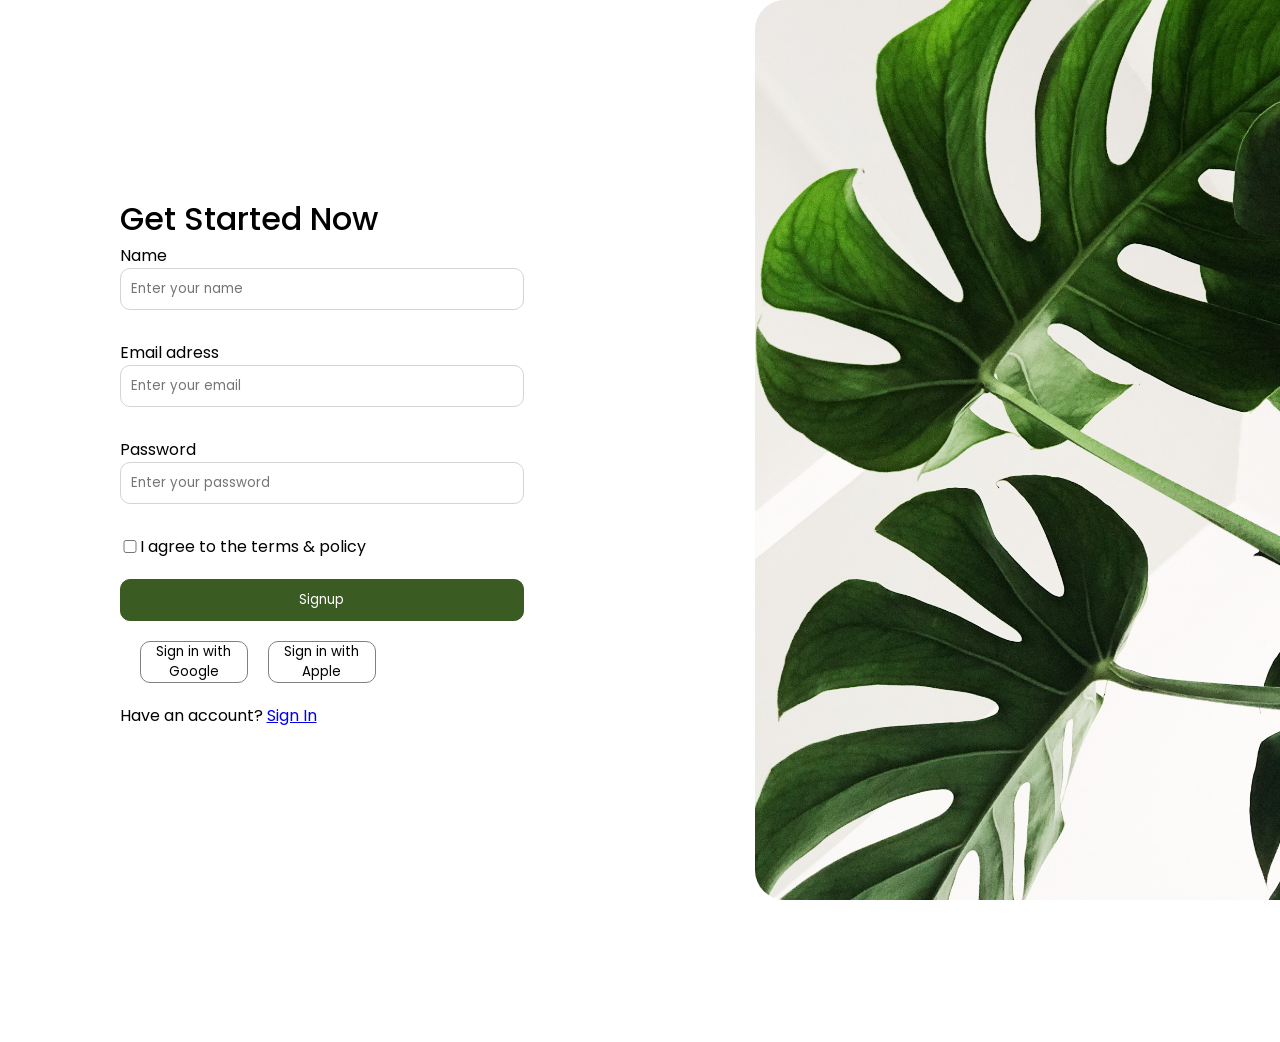
<file: index.html>
<!doctype html>
<html lang="en">
  <head>
    <meta charset="UTF-8" />
    <meta name="viewport" content="width=device-width, initial-scale=1.0" />
    <link rel="stylesheet" href="style.css" />

    <title>Document</title>
  </head>
  <body>
    <main>
      <div class="left">
        <form action="/signup">
          <h1>Get Started Now</h1>

          <label for="username">Name</label>
          <input type="text" name="username" placeholder="Enter your name" />

          <label for="email">Email adress</label>
          <input type="text" name="email" placeholder="Enter your email" />

          <label for="password">Password</label>
          <input
            type="text"
            name="password"
            placeholder="Enter your password"
          />

          <div class="checkbox">
            <input type="checkbox" />
            <p>I agree to the terms & policy</p>
          </div>

          <button class="submit" type="submit">Signup</button>

          <div class="another">
            <button class="media" type="submit">Sign in with Google</button>
            <button class="media" type="submit">Sign in with Apple</button>
          </div>

          <p>Have an account? <a href="index_sign_in.html">Sign In</a></p>
        </form>
      </div>

      <div class="right">
        <img src="img.jpg" alt="img" />
      </div>
    </main>
  </body>
</html>
</file>
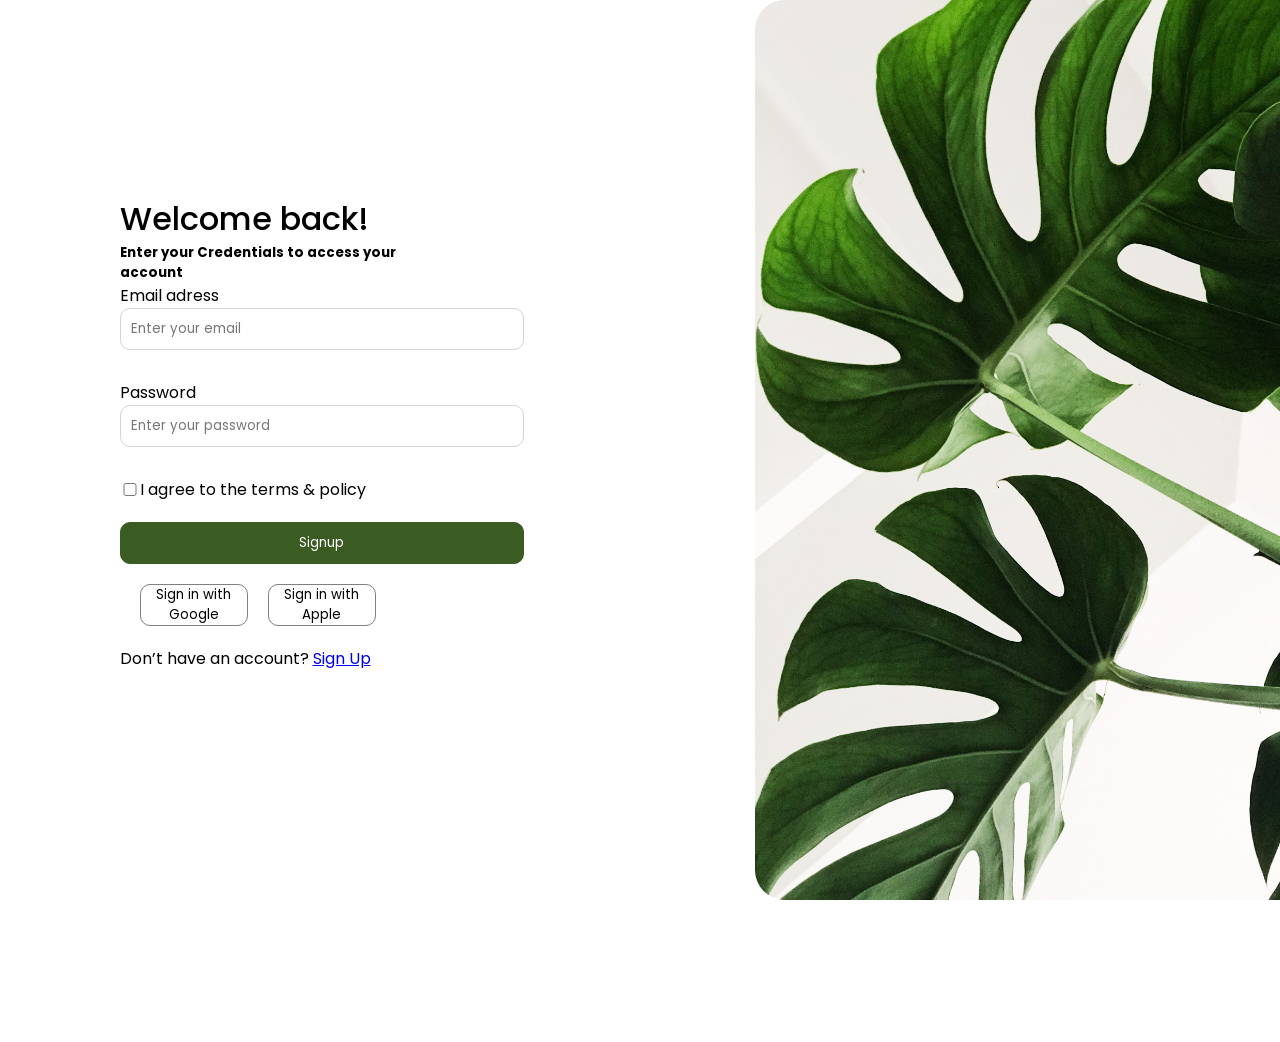
<file: index_sign_in.html>
<!doctype html>
<html lang="en">
  <head>
    <meta charset="UTF-8" />
    <meta name="viewport" content="width=device-width, initial-scale=1.0" />
    <link rel="stylesheet" href="style.css" />

    <title>Document</title>
  </head>
  <body>
    <main>
      <section class="left">
        <form action="/signup">
          <h1>Welcome back!</h1>
          <h5>Enter your Credentials to access your account</h5>

          <label for="email">Email adress</label>
          <input
            type="text"
            name="email"
            placeholder="Enter your email"
            required
          />

          <label for="password">Password</label>
          <input
            type="text"
            name="password"
            placeholder="Enter your password"
            required
          />

          <div class="checkbox">
            <input type="checkbox" required />
            <p>I agree to the terms & policy</p>
          </div>

          <button class="submit" type="submit">Signup</button>

          <div class="another">
            <button class="media" type="submit">Sign in with Google</button>
            <button class="media" type="submit">Sign in with Apple</button>
          </div>

          <p>Don’t have an account? <a href="index.html">Sign Up </a></p>
        </form>
      </section>

      <div class="right">
        <img src="img.jpg" alt="img" />
      </div>
    </main>
  </body>
</html>
</file>
<file: style.css>
@import url("https://fonts.googleapis.com/css2?family=Poppins:ital,wght@0,100;0,200;0,300;0,400;0,500;0,600;0,700;0,800;0,900;1,100;1,200;1,300;1,400;1,500;1,600;1,700;1,800;1,900&display=swap");

* {
  margin: 0;
  padding: 0;
  box-sizing: border-box;
  font-family: "Poppins", sans-serif;
}

body {
  width: 1536px;
  height: 1042px;
}

main {
  display: flex;
  height: 100vh;
}

.left {
  width: 50%;
  display: flex;
  justify-content: center;
  align-items: center;
}

h1 {
  font-size: medium;
  font-size: 32px;
  font-weight: 500;
}

form {
  display: flex;
  flex-direction: column;
  padding: 64px;
  width: 404px;
  height: 638px;
}

input {
  border: 1px solid rgb(212, 212, 212);
  border-radius: 10px;
  width: 404px;
  padding: 10px 10px 10px 10px;
  margin-bottom: 30px;
}

.right {
  width: 50%;
  min-width: 781px;
  max-height: 100vh;
  float: right;
  margin-left: 240px;
  border-radius: 30px 0 0 30px;
}

.right img {
  width: 100%;
  height: 100%;
  object-fit: cover;
  border-radius: 30px 0 0 30px;
}

.checkbox {
  display: flex;
  align-items: center;
}
.checkbox input {
  width: 20px;
  margin-bottom: 0;
}

.submit {
  border: 1px solid #3a5b22;
  margin-top: 20px;
  padding: 10px;
  width: 404px;
  background-color: #3a5b22;
  border-radius: 10px;
  color: white;
}

.another {
  display: flex;
  padding: 10px;
  justify-content: space-between;
}
.media {
  background-color: white;
  border-radius: 10px;
  color: black;
  border: 1px solid gray;
  width: 190px;
  margin: 10px;
}
</file>
